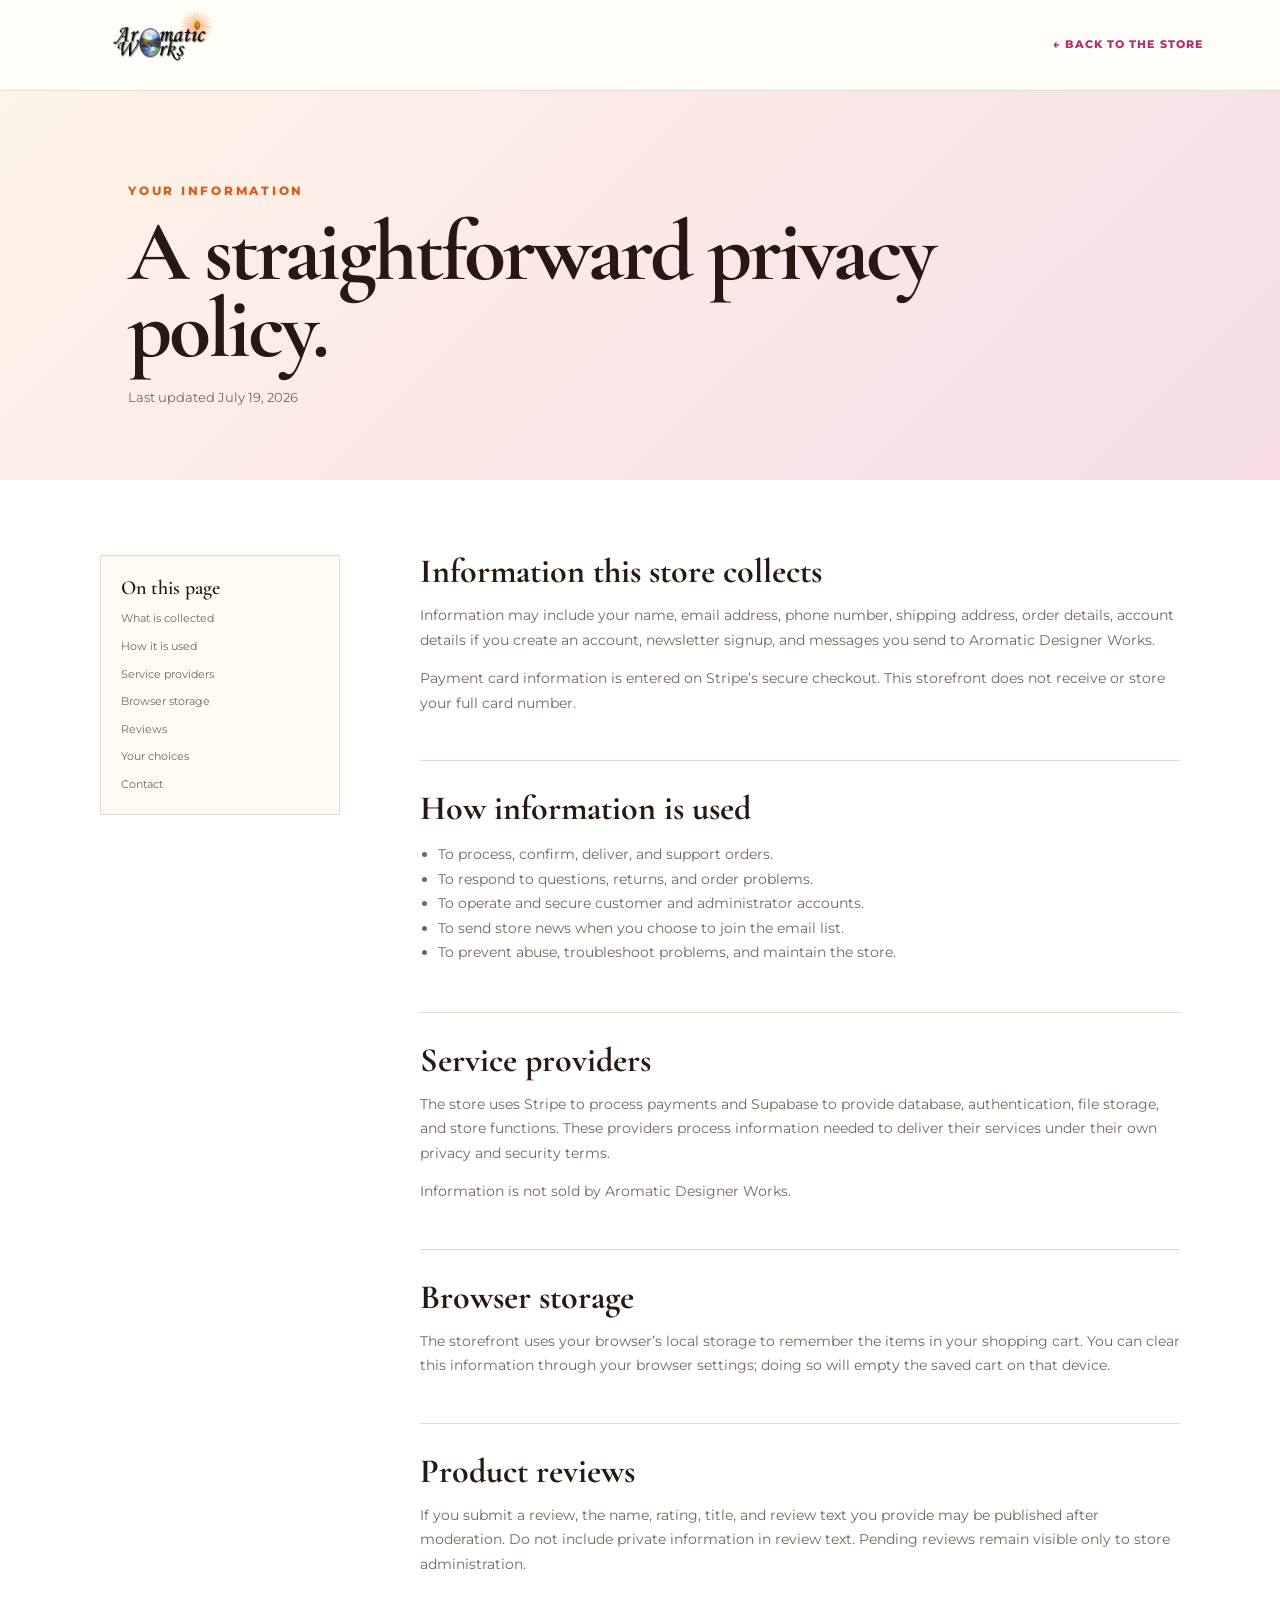
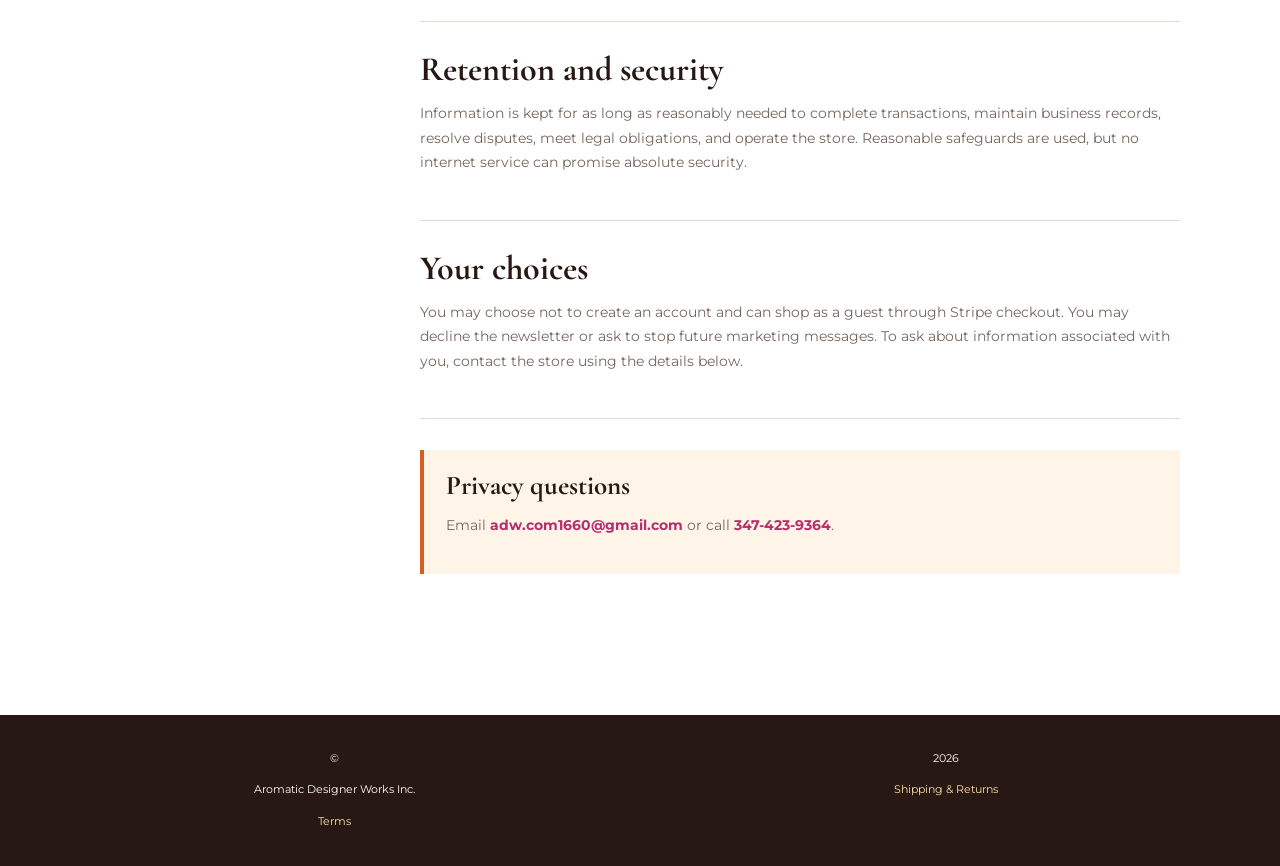
<file: privacy.html>
<!doctype html>
<html lang="en"><head><meta charset="utf-8"><meta name="viewport" content="width=device-width,initial-scale=1"><meta name="description" content="Privacy policy for the Aromatic Designer Works online store."><title>Privacy Policy | Aromatic Designer Works</title><link rel="preconnect" href="https://fonts.googleapis.com"><link rel="preconnect" href="https://fonts.gstatic.com" crossorigin><link href="https://fonts.googleapis.com/css2?family=Cormorant+Garamond:wght@500;600;700&family=Montserrat:wght@400;500;600;700&display=swap" rel="stylesheet"><link rel="stylesheet" href="styles.css?v=10"></head>
<body class="legal-body">
  <header class="legal-header"><a href="index.html"><img src="assets/logo.png" alt="Aromatic Designer Works"></a><a href="index.html#shop">← Back to the store</a></header>
  <main><section class="legal-hero"><p class="eyebrow">YOUR INFORMATION</p><h1>A straightforward privacy policy.</h1><p>Last updated July 19, 2026</p></section>
    <div class="legal-layout"><nav class="legal-nav"><strong>On this page</strong><a href="#collect">What is collected</a><a href="#use">How it is used</a><a href="#providers">Service providers</a><a href="#storage">Browser storage</a><a href="#reviews">Reviews</a><a href="#choices">Your choices</a><a href="#contact">Contact</a></nav>
      <article class="legal-content">
        <section id="collect"><h2>Information this store collects</h2><p>Information may include your name, email address, phone number, shipping address, order details, account details if you create an account, newsletter signup, and messages you send to Aromatic Designer Works.</p><p>Payment card information is entered on Stripe’s secure checkout. This storefront does not receive or store your full card number.</p></section>
        <section id="use"><h2>How information is used</h2><ul><li>To process, confirm, deliver, and support orders.</li><li>To respond to questions, returns, and order problems.</li><li>To operate and secure customer and administrator accounts.</li><li>To send store news when you choose to join the email list.</li><li>To prevent abuse, troubleshoot problems, and maintain the store.</li></ul></section>
        <section id="providers"><h2>Service providers</h2><p>The store uses Stripe to process payments and Supabase to provide database, authentication, file storage, and store functions. These providers process information needed to deliver their services under their own privacy and security terms.</p><p>Information is not sold by Aromatic Designer Works.</p></section>
        <section id="storage"><h2>Browser storage</h2><p>The storefront uses your browser’s local storage to remember the items in your shopping cart. You can clear this information through your browser settings; doing so will empty the saved cart on that device.</p></section>
        <section id="reviews"><h2>Product reviews</h2><p>If you submit a review, the name, rating, title, and review text you provide may be published after moderation. Do not include private information in review text. Pending reviews remain visible only to store administration.</p></section>
        <section id="retention"><h2>Retention and security</h2><p>Information is kept for as long as reasonably needed to complete transactions, maintain business records, resolve disputes, meet legal obligations, and operate the store. Reasonable safeguards are used, but no internet service can promise absolute security.</p></section>
        <section id="choices"><h2>Your choices</h2><p>You may choose not to create an account and can shop as a guest through Stripe checkout. You may decline the newsletter or ask to stop future marketing messages. To ask about information associated with you, contact the store using the details below.</p></section>
        <section class="legal-callout" id="contact"><h2>Privacy questions</h2><p>Email <a href="mailto:adw.com1660@gmail.com">adw.com1660@gmail.com</a> or call <a href="tel:+13474239364">347-423-9364</a>.</p></section>
      </article>
    </div>
  </main><footer class="legal-footer">© <span id="year"></span> Aromatic Designer Works Inc. <a href="shipping-returns.html">Shipping & Returns</a><a href="terms.html">Terms</a></footer><script>document.querySelector("#year").textContent=new Date().getFullYear()</script>
</body></html>
</file>
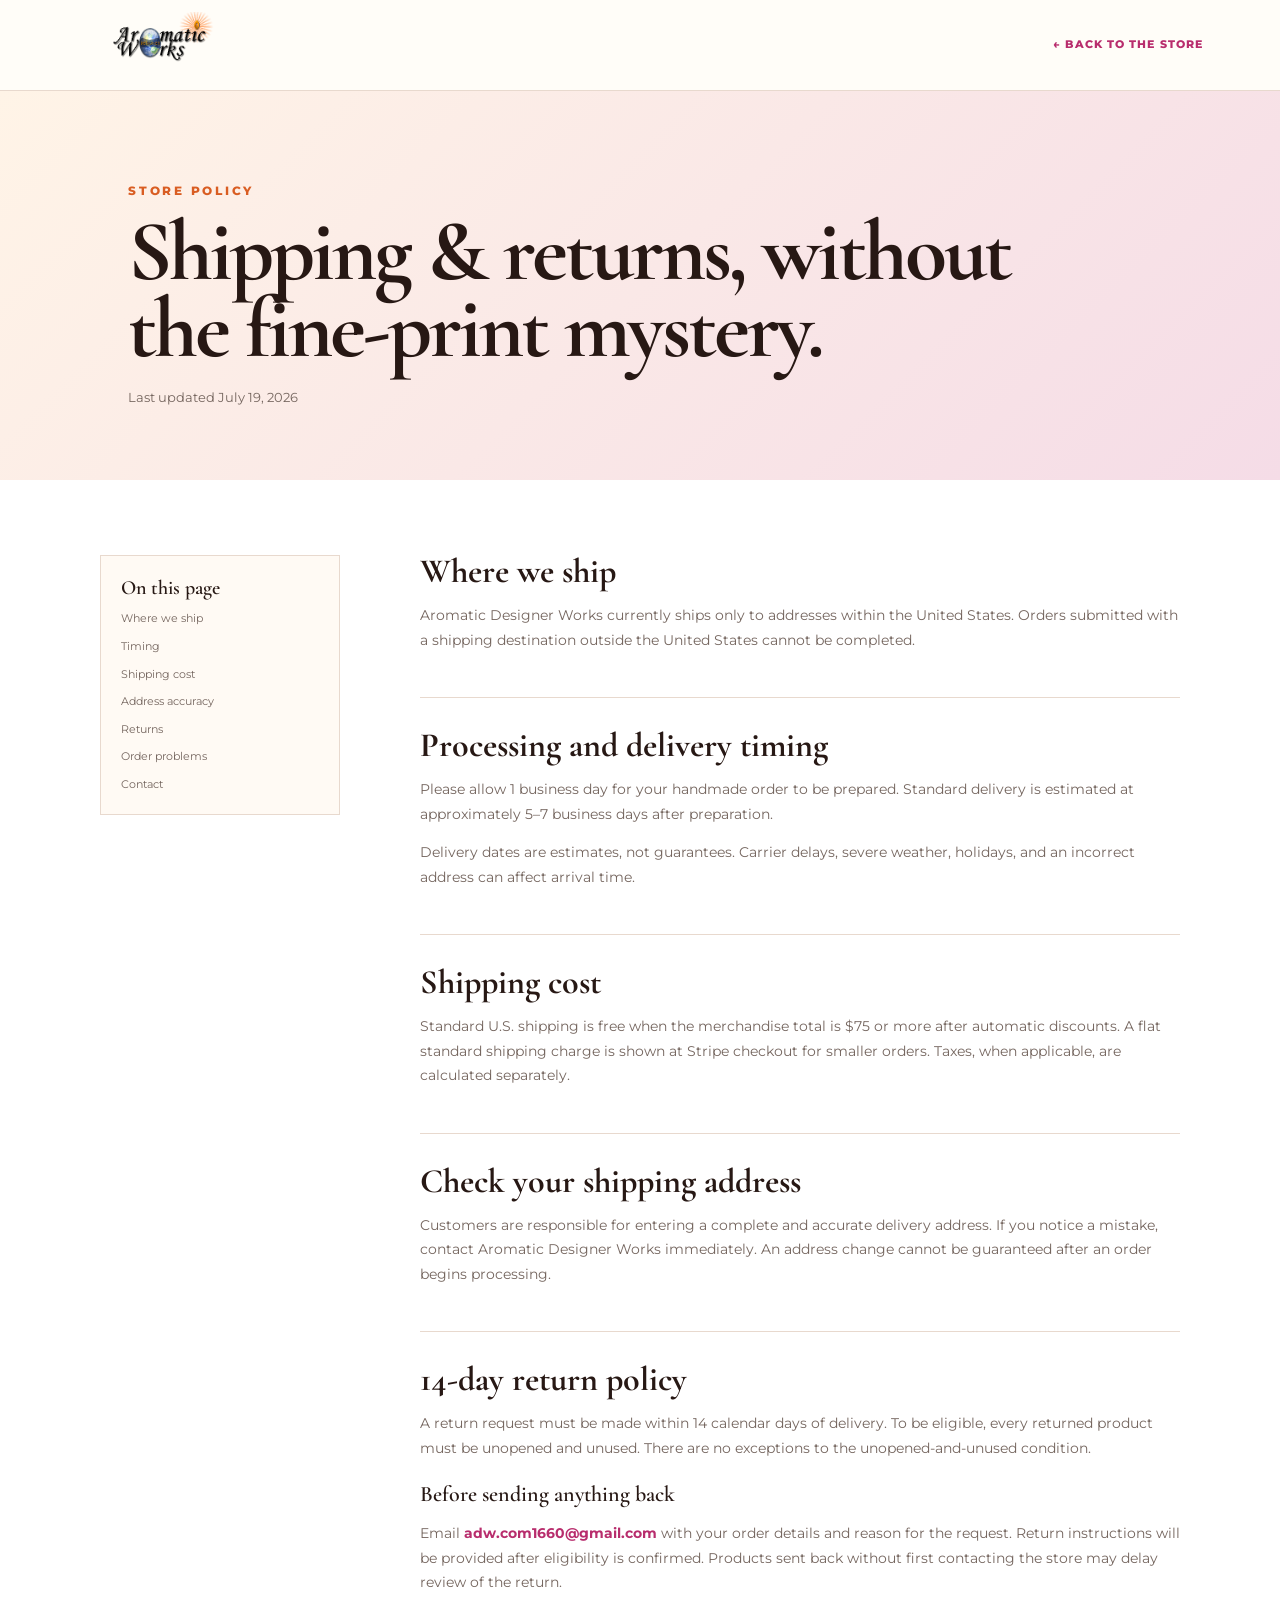
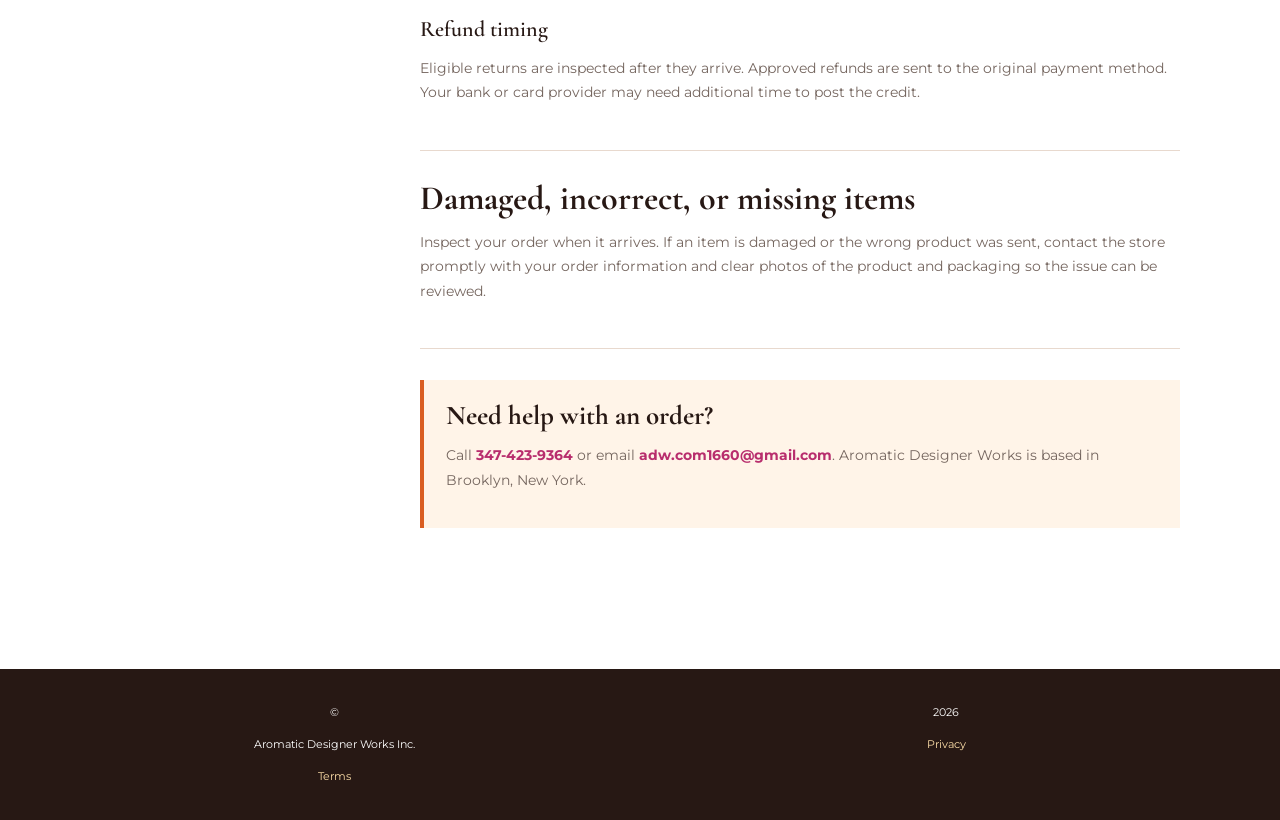
<file: shipping-returns.html>
<!doctype html>
<html lang="en"><head><meta charset="utf-8"><meta name="viewport" content="width=device-width,initial-scale=1"><meta name="description" content="Shipping and return policy for Aromatic Designer Works handmade candles, soaps, and accessories."><title>Shipping & Returns | Aromatic Designer Works</title><link rel="preconnect" href="https://fonts.googleapis.com"><link rel="preconnect" href="https://fonts.gstatic.com" crossorigin><link href="https://fonts.googleapis.com/css2?family=Cormorant+Garamond:wght@500;600;700&family=Montserrat:wght@400;500;600;700&display=swap" rel="stylesheet"><link rel="stylesheet" href="styles.css?v=10"></head>
<body class="legal-body">
  <header class="legal-header"><a href="index.html"><img src="assets/logo.png" alt="Aromatic Designer Works"></a><a href="index.html#shop">← Back to the store</a></header>
  <main><section class="legal-hero"><p class="eyebrow">STORE POLICY</p><h1>Shipping & returns, without the fine-print mystery.</h1><p>Last updated July 19, 2026</p></section>
    <div class="legal-layout"><nav class="legal-nav"><strong>On this page</strong><a href="#where">Where we ship</a><a href="#timing">Timing</a><a href="#cost">Shipping cost</a><a href="#address">Address accuracy</a><a href="#returns">Returns</a><a href="#problems">Order problems</a><a href="#contact">Contact</a></nav>
      <article class="legal-content">
        <section id="where"><h2>Where we ship</h2><p>Aromatic Designer Works currently ships only to addresses within the United States. Orders submitted with a shipping destination outside the United States cannot be completed.</p></section>
        <section id="timing"><h2>Processing and delivery timing</h2><p>Please allow 1 business day for your handmade order to be prepared. Standard delivery is estimated at approximately 5–7 business days after preparation.</p><p>Delivery dates are estimates, not guarantees. Carrier delays, severe weather, holidays, and an incorrect address can affect arrival time.</p></section>
        <section id="cost"><h2>Shipping cost</h2><p>Standard U.S. shipping is free when the merchandise total is $75 or more after automatic discounts. A flat standard shipping charge is shown at Stripe checkout for smaller orders. Taxes, when applicable, are calculated separately.</p></section>
        <section id="address"><h2>Check your shipping address</h2><p>Customers are responsible for entering a complete and accurate delivery address. If you notice a mistake, contact Aromatic Designer Works immediately. An address change cannot be guaranteed after an order begins processing.</p></section>
        <section id="returns"><h2>14-day return policy</h2><p>A return request must be made within 14 calendar days of delivery. To be eligible, every returned product must be unopened and unused. There are no exceptions to the unopened-and-unused condition.</p><h3>Before sending anything back</h3><p>Email <a href="mailto:adw.com1660@gmail.com">adw.com1660@gmail.com</a> with your order details and reason for the request. Return instructions will be provided after eligibility is confirmed. Products sent back without first contacting the store may delay review of the return.</p><h3>Refund timing</h3><p>Eligible returns are inspected after they arrive. Approved refunds are sent to the original payment method. Your bank or card provider may need additional time to post the credit.</p></section>
        <section id="problems"><h2>Damaged, incorrect, or missing items</h2><p>Inspect your order when it arrives. If an item is damaged or the wrong product was sent, contact the store promptly with your order information and clear photos of the product and packaging so the issue can be reviewed.</p></section>
        <section class="legal-callout" id="contact"><h2>Need help with an order?</h2><p>Call <a href="tel:+13474239364">347-423-9364</a> or email <a href="mailto:adw.com1660@gmail.com">adw.com1660@gmail.com</a>. Aromatic Designer Works is based in Brooklyn, New York.</p></section>
      </article>
    </div>
  </main><footer class="legal-footer">© <span id="year"></span> Aromatic Designer Works Inc. <a href="privacy.html">Privacy</a><a href="terms.html">Terms</a></footer><script>document.querySelector("#year").textContent=new Date().getFullYear()</script>
</body></html>
</file>
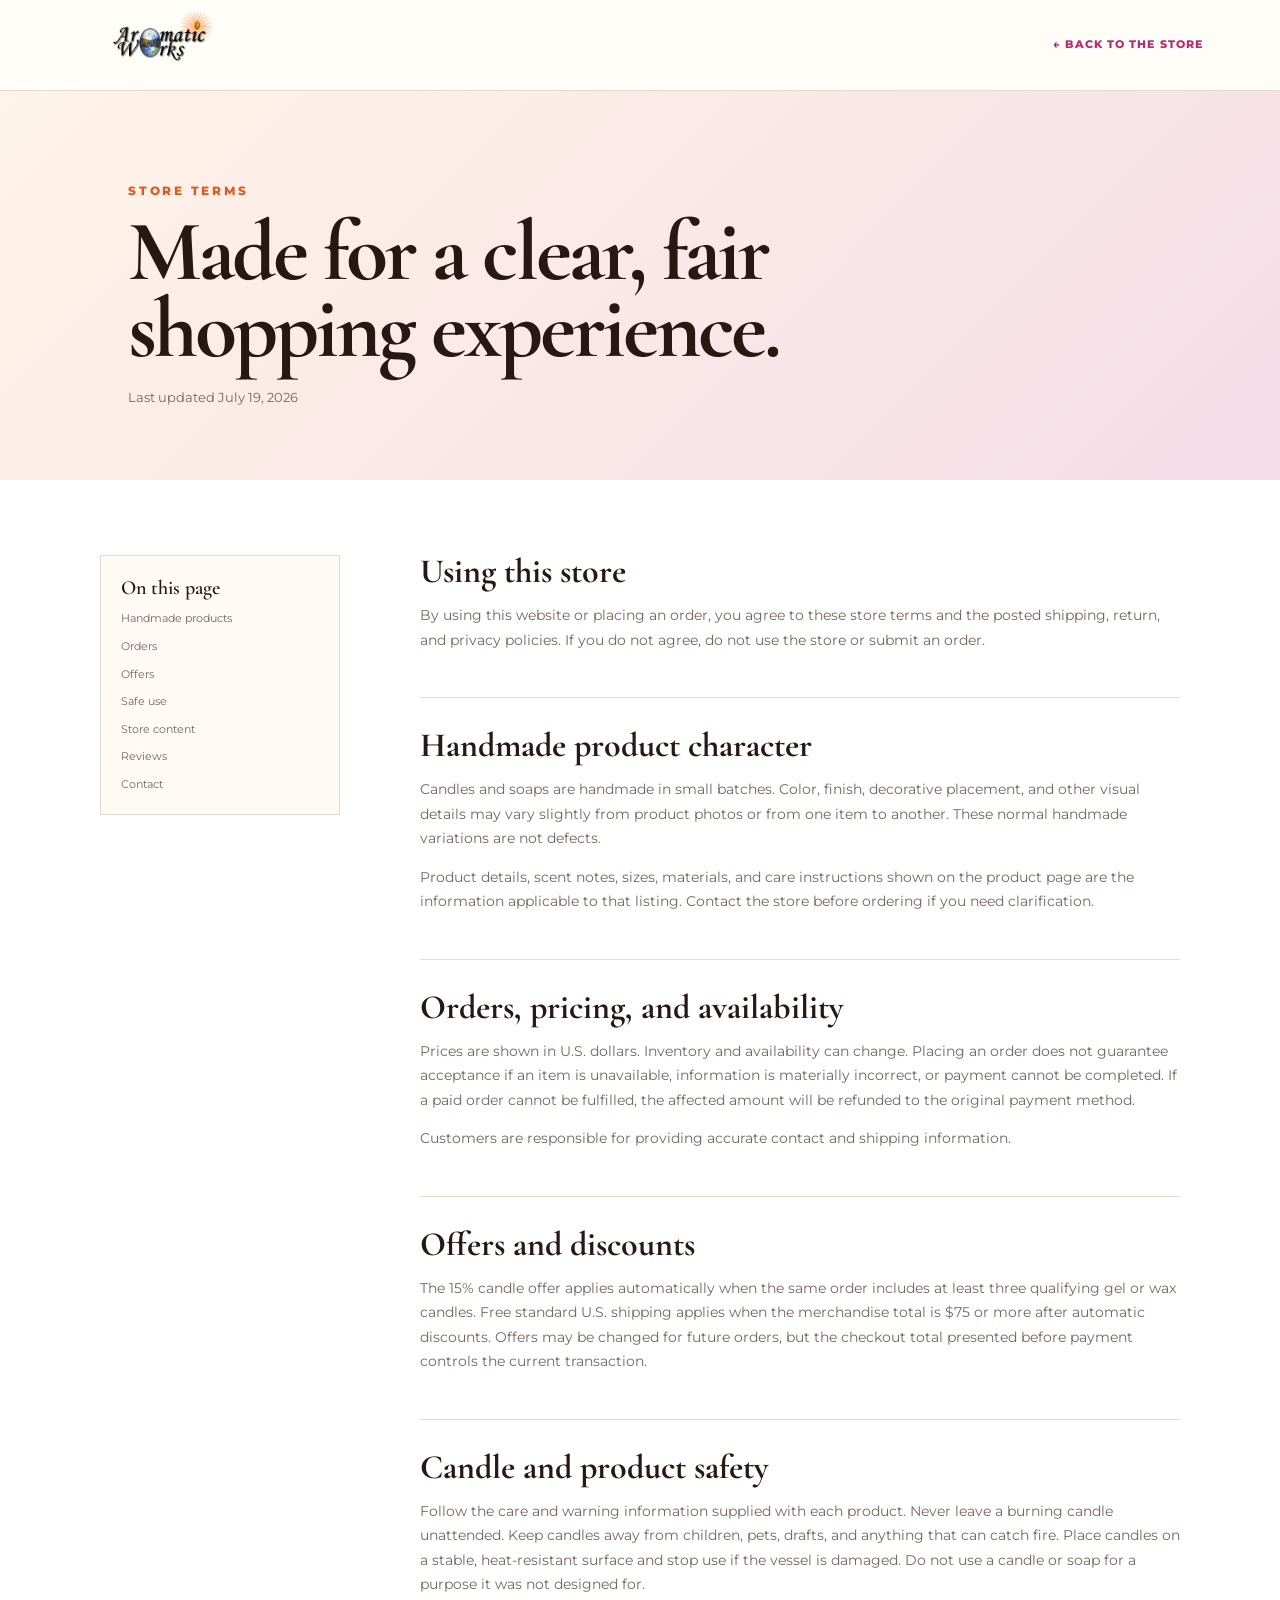
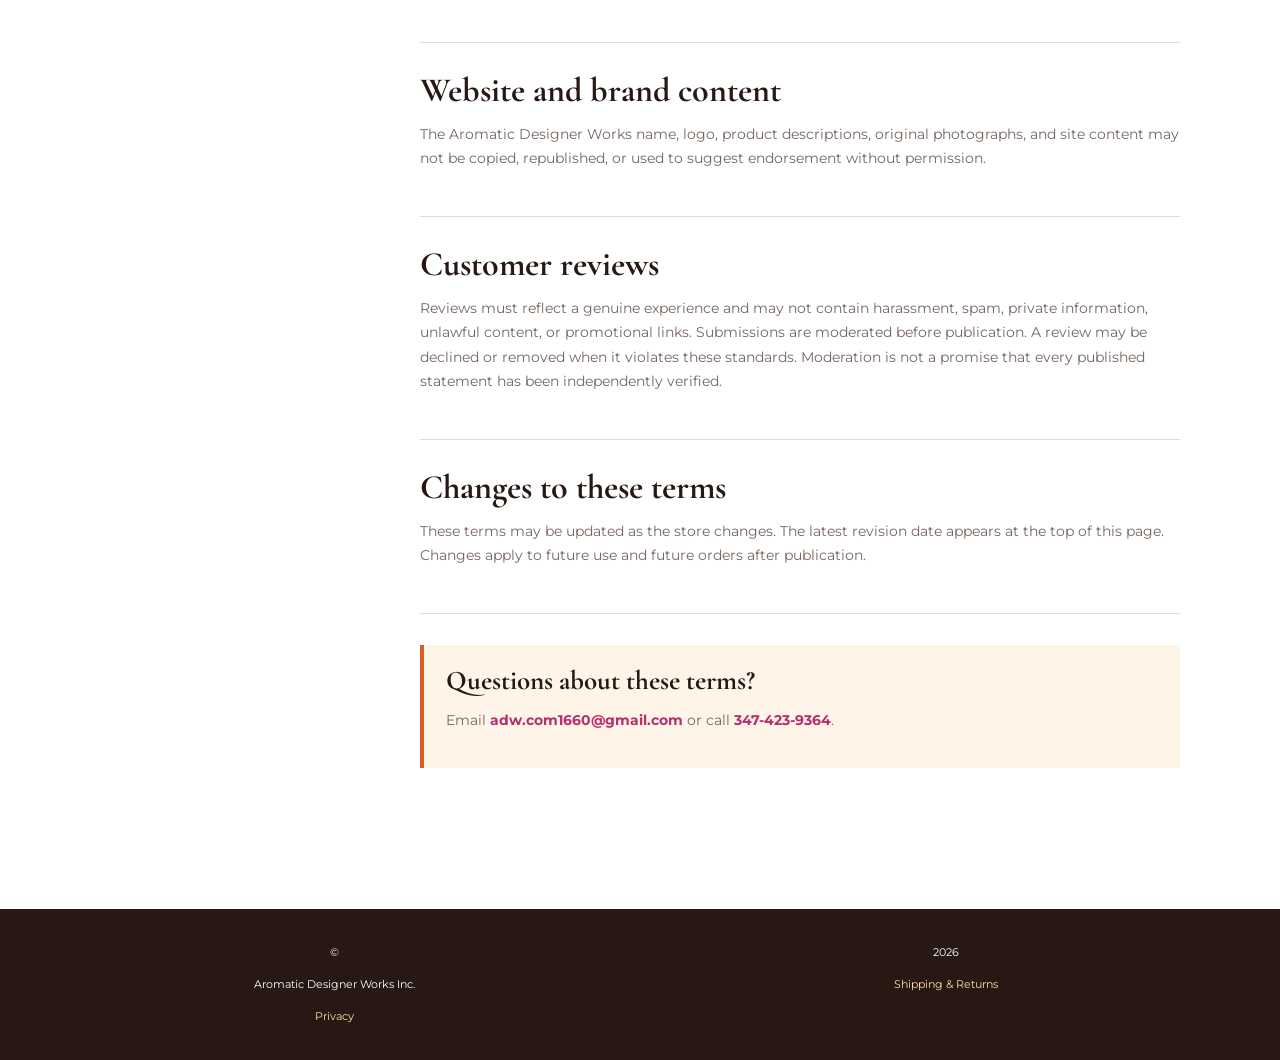
<file: terms.html>
<!doctype html>
<html lang="en"><head><meta charset="utf-8"><meta name="viewport" content="width=device-width,initial-scale=1"><meta name="description" content="Store terms for Aromatic Designer Works handmade candles, soaps, and accessories."><title>Store Terms | Aromatic Designer Works</title><link rel="preconnect" href="https://fonts.googleapis.com"><link rel="preconnect" href="https://fonts.gstatic.com" crossorigin><link href="https://fonts.googleapis.com/css2?family=Cormorant+Garamond:wght@500;600;700&family=Montserrat:wght@400;500;600;700&display=swap" rel="stylesheet"><link rel="stylesheet" href="styles.css?v=10"></head>
<body class="legal-body">
  <header class="legal-header"><a href="index.html"><img src="assets/logo.png" alt="Aromatic Designer Works"></a><a href="index.html#shop">← Back to the store</a></header>
  <main><section class="legal-hero"><p class="eyebrow">STORE TERMS</p><h1>Made for a clear, fair shopping experience.</h1><p>Last updated July 19, 2026</p></section>
    <div class="legal-layout"><nav class="legal-nav"><strong>On this page</strong><a href="#products">Handmade products</a><a href="#orders">Orders</a><a href="#offers">Offers</a><a href="#safety">Safe use</a><a href="#content">Store content</a><a href="#reviews">Reviews</a><a href="#contact">Contact</a></nav>
      <article class="legal-content">
        <section id="agreement"><h2>Using this store</h2><p>By using this website or placing an order, you agree to these store terms and the posted shipping, return, and privacy policies. If you do not agree, do not use the store or submit an order.</p></section>
        <section id="products"><h2>Handmade product character</h2><p>Candles and soaps are handmade in small batches. Color, finish, decorative placement, and other visual details may vary slightly from product photos or from one item to another. These normal handmade variations are not defects.</p><p>Product details, scent notes, sizes, materials, and care instructions shown on the product page are the information applicable to that listing. Contact the store before ordering if you need clarification.</p></section>
        <section id="orders"><h2>Orders, pricing, and availability</h2><p>Prices are shown in U.S. dollars. Inventory and availability can change. Placing an order does not guarantee acceptance if an item is unavailable, information is materially incorrect, or payment cannot be completed. If a paid order cannot be fulfilled, the affected amount will be refunded to the original payment method.</p><p>Customers are responsible for providing accurate contact and shipping information.</p></section>
        <section id="offers"><h2>Offers and discounts</h2><p>The 15% candle offer applies automatically when the same order includes at least three qualifying gel or wax candles. Free standard U.S. shipping applies when the merchandise total is $75 or more after automatic discounts. Offers may be changed for future orders, but the checkout total presented before payment controls the current transaction.</p></section>
        <section id="safety"><h2>Candle and product safety</h2><p>Follow the care and warning information supplied with each product. Never leave a burning candle unattended. Keep candles away from children, pets, drafts, and anything that can catch fire. Place candles on a stable, heat-resistant surface and stop use if the vessel is damaged. Do not use a candle or soap for a purpose it was not designed for.</p></section>
        <section id="content"><h2>Website and brand content</h2><p>The Aromatic Designer Works name, logo, product descriptions, original photographs, and site content may not be copied, republished, or used to suggest endorsement without permission.</p></section>
        <section id="reviews"><h2>Customer reviews</h2><p>Reviews must reflect a genuine experience and may not contain harassment, spam, private information, unlawful content, or promotional links. Submissions are moderated before publication. A review may be declined or removed when it violates these standards. Moderation is not a promise that every published statement has been independently verified.</p></section>
        <section id="changes"><h2>Changes to these terms</h2><p>These terms may be updated as the store changes. The latest revision date appears at the top of this page. Changes apply to future use and future orders after publication.</p></section>
        <section class="legal-callout" id="contact"><h2>Questions about these terms?</h2><p>Email <a href="mailto:adw.com1660@gmail.com">adw.com1660@gmail.com</a> or call <a href="tel:+13474239364">347-423-9364</a>.</p></section>
      </article>
    </div>
  </main><footer class="legal-footer">© <span id="year"></span> Aromatic Designer Works Inc. <a href="shipping-returns.html">Shipping & Returns</a><a href="privacy.html">Privacy</a></footer><script>document.querySelector("#year").textContent=new Date().getFullYear()</script>
</body></html>
</file>
<file: styles.css>
:root{
  --ink:#271814;--ink-soft:#4f3a33;--plum:#7b285b;--berry:#b82d6d;--copper:#d95d22;
  --gold:#d8a24a;--paper:#fffdf8;--cream:#f8efe5;--blush:#f7e5e6;--line:#e8d9ce;
  --muted:#75665f;--serif:"Cormorant Garamond",Georgia,serif;--sans:"Montserrat",Arial,sans-serif;
  --shadow:0 24px 70px rgba(73,35,21,.14)
}
*{box-sizing:border-box}html{scroll-behavior:smooth}body{margin:0;background:var(--paper);color:var(--ink);font:15px/1.6 var(--sans)}body.locked{overflow:hidden}button,input{font:inherit}button,a{transition:.22s ease}button{color:inherit}a{color:inherit;text-decoration:none}img{max-width:100%}
.announcement{background:linear-gradient(90deg,#24120f,#7b285b,#24120f);color:#fff;text-align:center;padding:9px 16px;font-size:10px;letter-spacing:.15em;text-transform:uppercase}.announcement strong{color:#ffd99a}.announcement span{padding:0 12px;color:#e7b05b}
.site-header{height:88px;padding:9px clamp(18px,5vw,76px);display:grid;grid-template-columns:1fr auto 1fr;align-items:center;background:rgba(255,253,248,.94);position:sticky;top:0;z-index:20;border-bottom:1px solid rgba(90,52,35,.1);backdrop-filter:blur(16px);box-shadow:0 8px 30px rgba(68,31,15,.05)}.brand{display:inline-flex;width:max-content}.brand img{width:188px;height:66px;object-fit:contain;object-position:left center}.main-nav{display:flex;gap:27px;font-size:10px;font-weight:700;text-transform:uppercase;letter-spacing:.12em}.main-nav a{position:relative}.main-nav a:after{content:"";position:absolute;left:0;right:100%;bottom:-7px;height:2px;background:linear-gradient(90deg,var(--copper),var(--berry));transition:.25s}.main-nav a:hover:after{right:0}.cart-button{justify-self:end;display:inline-flex;align-items:center;gap:7px;padding:7px 8px 7px 12px;border:1px solid rgba(123,40,91,.16);border-radius:999px;background:#fffaf7;font-size:10px;font-weight:700;text-transform:uppercase;letter-spacing:.1em;cursor:pointer;box-shadow:0 7px 22px rgba(83,37,37,.06)}.cart-button:hover{transform:translateY(-1px);border-color:rgba(184,45,109,.35);background:#fff;box-shadow:0 10px 28px rgba(83,37,37,.1)}.cart-icon{width:22px;height:22px;color:var(--berry);stroke-width:1.7;transition:transform .22s ease}.cart-button:hover .cart-icon{transform:rotate(-3deg) scale(1.05)}.cart-count{display:inline-grid;place-items:center;background:linear-gradient(135deg,var(--copper),var(--berry));color:#fff;border-radius:50%;width:24px;height:24px;font-size:9px;letter-spacing:0;box-shadow:0 4px 12px rgba(184,45,109,.2)}.nav-toggle{display:none}
section{scroll-margin-top:92px}.hero{min-height:720px;padding:clamp(70px,9vw,130px) clamp(24px,8vw,125px);display:grid;grid-template-columns:minmax(0,1fr) .75fr;align-items:center;position:relative;overflow:hidden;background-image:linear-gradient(90deg,rgba(255,252,245,.98) 0%,rgba(255,249,239,.9) 37%,rgba(255,247,236,.28) 61%,rgba(255,255,255,.02) 100%),url("assets/hero-bright.webp");background-size:cover;background-position:center}.hero:after{content:"";position:absolute;inset:auto 0 0;height:110px;background:linear-gradient(transparent,var(--paper))}.hero-copy{max-width:760px;position:relative;z-index:2}.eyebrow{font-size:10px;font-weight:800;letter-spacing:.23em;color:var(--copper);margin:0 0 14px}.deal-pill{display:inline-flex;padding:8px 15px;border-radius:999px;background:#fff6ed;border:1px solid #edc7ae;color:#7c2c21;font-size:10px;font-weight:800;letter-spacing:.12em;box-shadow:0 10px 28px rgba(126,63,31,.09);margin-bottom:24px}.hero h1{font:700 clamp(55px,6.7vw,98px)/.88 var(--serif);letter-spacing:-.045em;margin:0 0 29px;max-width:790px}.hero h1 em{display:block;color:var(--berry);font-weight:600}.hero-copy>p:not(.eyebrow){font-size:16px;max-width:590px;color:var(--ink-soft)}.hero-actions{display:flex;align-items:center;gap:28px;margin-top:36px}.button{border:0;padding:16px 25px;display:inline-flex;align-items:center;justify-content:center;font-size:10px;font-weight:800;text-transform:uppercase;letter-spacing:.12em;cursor:pointer;border-radius:3px}.button.primary{background:linear-gradient(100deg,var(--copper),var(--berry));color:#fff;box-shadow:0 14px 34px rgba(184,45,109,.2)}.button.primary:hover{transform:translateY(-3px);box-shadow:0 18px 40px rgba(184,45,109,.28)}.text-link{font-size:10px;font-weight:800;text-transform:uppercase;letter-spacing:.1em;border-bottom:1px solid currentColor;padding-bottom:4px}.hero-art{display:none}
.benefits{padding:27px clamp(24px,7vw,100px);display:grid;grid-template-columns:repeat(3,1fr);gap:25px;background:#fff;border-bottom:1px solid var(--line)}.benefits div{display:flex;flex-direction:column;align-items:center;text-align:center}.benefits strong{font:600 20px var(--serif)}.benefits span{font-size:10px;color:var(--muted)}
.shop-section{padding:110px clamp(22px,7vw,105px);background:radial-gradient(circle at 100% 12%,rgba(213,82,133,.1),transparent 29%),radial-gradient(circle at 0 64%,rgba(222,112,44,.09),transparent 25%),var(--paper)}.section-heading{display:flex;justify-content:space-between;gap:45px;align-items:end}.section-heading h2,.story h2,.care h2,.newsletter h2{font:700 clamp(42px,5.4vw,68px)/.95 var(--serif);letter-spacing:-.025em;margin:0}.section-heading>p{max-width:460px;color:var(--muted);font-size:13px}
.category-showcase{display:grid;grid-template-columns:1.2fr 1fr;grid-template-rows:repeat(2,250px);gap:18px;margin:52px 0 45px}.category-tile{position:relative;border:0;padding:0;overflow:hidden;text-align:left;cursor:pointer;background:#2a1b17;color:#fff;border-radius:3px;box-shadow:var(--shadow)}.category-tile.tall{grid-row:1/3}.category-tile img{width:100%;height:100%;object-fit:cover;display:block;transition:transform .65s,filter .4s;filter:saturate(.9) contrast(1.04)}.category-tile:after{content:"";position:absolute;inset:20% 0 0;background:linear-gradient(transparent,rgba(29,12,13,.9))}.category-tile:hover img{transform:scale(1.055);filter:saturate(1.08)}.category-tile span{position:absolute;z-index:2;left:27px;right:27px;bottom:23px;display:grid}.category-tile small{color:#ffd69d;font-size:9px;font-weight:800;letter-spacing:.18em}.category-tile strong{font:700 clamp(37px,4vw,57px)/.95 var(--serif);text-shadow:0 5px 25px #000}.category-tile i{font-style:normal;font-size:9px;font-weight:800;letter-spacing:.14em;text-transform:uppercase;margin-top:11px}
.filters{display:flex;gap:8px;margin:0 0 32px;padding-bottom:20px;border-bottom:1px solid var(--line);flex-wrap:wrap}.filter{background:#fff;border:1px solid var(--line);padding:10px 19px;cursor:pointer;font-size:9px;font-weight:700;text-transform:uppercase;letter-spacing:.12em;border-radius:999px}.filter.active,.filter:hover{background:var(--ink);color:#fff;border-color:var(--ink)}
.product-grid{display:grid;grid-template-columns:repeat(3,1fr);gap:35px 24px}.product-card{min-width:0;background:#fff;border:1px solid rgba(104,62,43,.12);box-shadow:0 14px 40px rgba(79,38,20,.08);transition:.28s;border-radius:4px;overflow:hidden}.product-card:hover{transform:translateY(-7px);box-shadow:0 24px 55px rgba(79,38,20,.15)}.product-image{aspect-ratio:.9;position:relative;overflow:hidden;background:var(--product-bg,#efe4d4);cursor:pointer}.product-photo{position:absolute;inset:0;width:100%;height:100%;object-fit:cover;transition:transform .55s,filter .35s}.product-card:hover .product-photo{transform:scale(1.045)}.fallback-photo .product-photo{opacity:.68;filter:saturate(.82)}.fallback-photo:after{content:"";position:absolute;inset:0;background:linear-gradient(180deg,transparent 47%,rgba(38,17,14,.22))}.product-visual{position:absolute;z-index:2;left:50%;top:50%;transform:translate(-50%,-50%);display:grid;place-items:center;width:112px;height:112px;border-radius:50%;background:rgba(255,252,246,.78);border:1px solid rgba(255,255,255,.9);font-size:54px;box-shadow:0 16px 42px rgba(67,31,20,.22);backdrop-filter:blur(8px);transition:.35s}.product-card:hover .product-visual{transform:translate(-50%,-50%) scale(1.07)}.product-badge{position:absolute;z-index:3;top:14px;left:14px;background:#fff;color:var(--berry);padding:6px 10px;font-size:8px;text-transform:uppercase;font-weight:800;letter-spacing:.12em;box-shadow:0 7px 22px rgba(61,26,15,.15)}.quick-add{position:absolute;z-index:4;left:14px;right:14px;bottom:14px;border:0;background:rgba(255,253,248,.95);color:var(--ink);padding:13px;text-transform:uppercase;letter-spacing:.11em;font-size:9px;font-weight:800;cursor:pointer;transform:translateY(70px);opacity:0;transition:.28s;box-shadow:0 8px 25px rgba(35,16,11,.16)}.product-card:hover .quick-add,.quick-add:focus{transform:none;opacity:1}.product-info{padding:20px}.product-meta{font-size:8px;text-transform:uppercase;letter-spacing:.17em;color:var(--copper);font-weight:800}.product-title-row{display:flex;justify-content:space-between;gap:14px;align-items:start}.product-title{font:600 25px/1.05 var(--serif);margin:5px 0}.product-price{font-size:12px;font-weight:700;margin-top:7px;color:var(--berry);white-space:nowrap}.product-desc{font-size:11px;color:var(--muted);line-height:1.55;margin:6px 0 0;display:-webkit-box;-webkit-line-clamp:2;-webkit-box-orient:vertical;overflow:hidden}.shop-note{text-align:center;color:#8b7a72;font-size:10px;margin-top:28px}.loading{text-align:center;padding:45px;color:var(--muted)}
.deals{padding:105px clamp(22px,7vw,105px);background:linear-gradient(135deg,#281713,#5b1d43 58%,#7c294d);color:#fff;position:relative;overflow:hidden}.deals:before{content:"✺";position:absolute;right:-45px;top:-140px;font-size:390px;line-height:1;color:rgba(255,255,255,.035)}.deal-intro{text-align:center;position:relative}.deal-intro>p:last-child{color:#dfcdd3}.deal-cards{display:grid;grid-template-columns:repeat(3,1fr);gap:20px;margin-top:48px;position:relative}.deal-card{background:rgba(255,255,255,.08);border:1px solid rgba(255,255,255,.14);padding:34px;backdrop-filter:blur(10px)}.deal-card.hot{background:#fff;color:var(--ink)}.deal-card span{display:inline-block;color:#ffd28d;font-size:8px;font-weight:800;letter-spacing:.16em}.deal-card.hot span{color:var(--berry)}.deal-card b{display:block;font:700 51px/1 var(--serif);color:#ffb568;margin:23px 0 8px}.deal-card.hot b{color:var(--berry)}.deal-card h3{font:600 26px var(--serif);margin:0}.deal-card p{font-size:11px;color:#d7c2c9;min-height:54px}.deal-card.hot p{color:var(--muted)}.deal-card a{font-size:9px;font-weight:800;text-transform:uppercase;letter-spacing:.12em;border-bottom:1px solid currentColor}
.story{display:grid;grid-template-columns:1fr 1fr;min-height:680px;background:linear-gradient(120deg,#f7dfd6,#f2e4ef);color:var(--ink)}.story-art{background:radial-gradient(circle at 50% 45%,#f49a52 0 15%,#e8a6c7 42%,#f7e5df 76%);display:grid;place-items:center;position:relative;overflow:hidden}.story-art:before,.story-art:after{content:"";position:absolute;border:1px solid rgba(255,255,255,.55);border-radius:50%;width:540px;height:540px}.story-art:after{width:390px;height:390px}.orb{width:225px;height:225px;border-radius:50%;display:grid;place-items:center;background:radial-gradient(circle at 35% 30%,#e6fbff,#3c80a2 22%,#153b5c 56%,#07111d);font:700 53px var(--serif);letter-spacing:.12em;color:#fff;z-index:1;box-shadow:0 30px 70px rgba(34,15,21,.3)}.story-art span{position:absolute;bottom:43px;font:italic 23px var(--serif)}.story-copy{padding:clamp(60px,9vw,130px);align-self:center}.story-copy p:not(.eyebrow){color:#66534d;max-width:560px;font-size:13px}.story-copy .text-link{display:inline-block;margin-top:20px}
.care{padding:105px clamp(22px,7vw,105px);text-align:center;background:#fffaf3}.care-grid{display:grid;grid-template-columns:repeat(3,1fr);gap:18px;margin-top:52px;text-align:left}.care article{padding:40px;background:#fff;border:1px solid var(--line);box-shadow:0 12px 34px rgba(73,35,21,.06)}.care b{font:700 42px var(--serif);color:var(--berry)}.care h3{font:600 26px var(--serif);margin:12px 0 5px}.care p{font-size:11px;color:var(--muted)}
.policies{padding:100px clamp(22px,7vw,105px);display:grid;grid-template-columns:.72fr 1.28fr;gap:65px;background:linear-gradient(145deg,#fff,#f9ece6 55%,#f2e8f2)}.policies h2{font:700 clamp(42px,5.2vw,66px)/.95 var(--serif);margin:0}.policy-grid{display:grid;grid-template-columns:1fr 1fr;gap:16px}.policy-grid article{display:flex;gap:15px;padding:25px;background:#fff;border-left:3px solid var(--berry);box-shadow:0 10px 28px rgba(80,39,22,.07)}.policy-grid article>span{font-size:25px}.policy-grid h3{font:600 21px var(--serif);margin:0}.policy-grid p{font-size:10px;color:var(--muted);margin:5px 0}.policy-grid a{font-weight:700}
.newsletter{padding:85px clamp(24px,8vw,125px);background:linear-gradient(100deg,#b73a4d,#9e2a69 58%,#65265f);color:#fff;display:grid;grid-template-columns:1fr 1fr;gap:60px;align-items:center}.newsletter .eyebrow{color:#ffd8a2}.newsletter h2{max-width:670px}.newsletter-form{display:flex}.newsletter input{min-width:0;flex:1;background:rgba(255,255,255,.08);color:#fff;border:1px solid rgba(255,255,255,.4);padding:14px 15px;outline:0}.newsletter input::placeholder{color:#f1dfe6}.button.light{background:#fff;color:var(--ink);margin-left:9px}.form-message{grid-column:2;margin:-45px 0 0;font-size:10px}
footer{padding:55px clamp(24px,7vw,105px);display:grid;grid-template-columns:1fr 1fr;gap:14px;align-items:center;background:#241713;color:#fff}footer img{width:200px;background:#fff;padding:5px 10px;border-radius:3px}footer>p{color:#c4afa8;justify-self:end}footer>div{display:flex;gap:22px;font-size:9px;text-transform:uppercase;font-weight:700;letter-spacing:.08em;flex-wrap:wrap}footer small{justify-self:end;color:#a78f87}
.cart-drawer{position:fixed;top:0;right:0;width:min(490px,100%);height:100vh;background:#fff;z-index:50;padding:29px;transform:translateX(105%);transition:.32s;display:flex;flex-direction:column;box-shadow:-30px 0 70px rgba(40,18,12,.18)}.cart-drawer.open{transform:none}.cart-head{display:flex;justify-content:space-between;border-bottom:1px solid var(--line);padding-bottom:18px}.cart-head h2{font:600 38px var(--serif);margin:0}.icon-button{border:0;background:none;font-size:34px;cursor:pointer;line-height:1}.cart-items{overflow:auto;flex:1}.cart-item{display:grid;grid-template-columns:86px 1fr auto;gap:14px;padding:18px 0;border-bottom:1px solid var(--line)}.cart-thumb{width:86px;height:86px;object-fit:cover;border-radius:3px;background:#eee}.cart-item h3{font:600 19px var(--serif);margin:0}.cart-item p{font-size:10px;color:var(--muted);margin:3px 0}.qty{display:inline-flex;border:1px solid var(--line);margin-top:8px}.qty button{border:0;background:none;width:28px;cursor:pointer}.qty span{width:27px;text-align:center}.remove{border:0;background:none;color:var(--muted);font-size:9px;cursor:pointer}.cart-summary{border-top:1px solid var(--line);padding-top:20px}.cart-summary>div{display:flex;justify-content:space-between;font:600 23px var(--serif)}.cart-summary p,.cart-summary small{font-size:9px;color:var(--muted)}.cart-summary .button{width:100%;margin:11px 0}.cart-summary small{display:block;text-align:center}.cart-empty{display:none;flex:1;text-align:center;place-content:center}.cart-empty.visible{display:grid}.cart-empty span{font-size:60px;color:var(--berry)}.cart-empty h3{font:600 29px var(--serif);margin:0}.cart-empty p{font-size:11px;color:var(--muted)}.scrim{position:fixed;inset:0;background:rgba(32,17,14,.6);z-index:40;backdrop-filter:blur(2px)}
.product-dialog{border:0;padding:0;width:min(920px,94vw);max-height:90vh;border-radius:5px;box-shadow:0 35px 100px rgba(30,13,10,.35)}.product-dialog::backdrop{background:rgba(28,14,12,.7);backdrop-filter:blur(3px)}.dialog-close{position:absolute;right:18px;top:15px;z-index:3}.dialog-content{display:grid;grid-template-columns:1.08fr .92fr}.dialog-image{min-height:550px;position:relative;overflow:hidden;background:var(--product-bg,#eee)}.dialog-image img{position:absolute;inset:0;width:100%;height:100%;object-fit:cover}.dialog-image.fallback-photo img{opacity:.75}.dialog-image.fallback-photo:after{content:"";position:absolute;inset:0;background:linear-gradient(transparent,rgba(44,19,14,.2))}.dialog-image span{position:absolute;z-index:2;left:50%;top:50%;transform:translate(-50%,-50%);display:grid;place-items:center;width:145px;height:145px;border-radius:50%;font-size:75px;background:rgba(255,255,255,.78);box-shadow:0 18px 50px rgba(51,22,15,.25);backdrop-filter:blur(8px)}.dialog-copy{padding:65px 47px}.dialog-copy h2{font:700 49px/.95 var(--serif);margin:7px 0}.dialog-copy .price{font-size:17px;font-weight:700;color:var(--berry)}.dialog-copy>p{color:var(--muted);font-size:13px}.dialog-copy .button{width:100%;margin-top:26px}.product-promise{display:grid;gap:7px;margin-top:25px;padding-top:20px;border-top:1px solid var(--line);font-size:10px;color:var(--ink-soft)}.product-promise span:before{content:"✓";color:var(--copper);font-weight:800;margin-right:8px}.toast{position:fixed;left:50%;bottom:25px;z-index:80;transform:translate(-50%,100px);background:linear-gradient(100deg,var(--copper),var(--berry));color:#fff;padding:13px 22px;font-size:10px;font-weight:700;box-shadow:0 12px 35px rgba(89,25,54,.25);opacity:0;transition:.3s}.toast.show{transform:translate(-50%,0);opacity:1}.sr-only{position:absolute;width:1px;height:1px;overflow:hidden;clip:rect(0,0,0,0)}
@media(max-width:980px){.site-header{grid-template-columns:auto 1fr auto}.nav-toggle{display:block;border:0;background:none;font-size:22px;grid-column:2;justify-self:center}.main-nav{position:absolute;top:88px;left:0;right:0;background:#fff;display:none;flex-direction:column;padding:26px;border-bottom:1px solid var(--line);box-shadow:0 15px 30px rgba(52,25,15,.1)}.main-nav.open{display:flex}.hero{grid-template-columns:1fr;background-position:60% center}.product-grid{grid-template-columns:repeat(2,1fr)}.story{grid-template-columns:1fr}.story-art{min-height:560px}.deal-cards{grid-template-columns:1fr}.policies{grid-template-columns:1fr}.newsletter{grid-template-columns:1fr}.form-message{grid-column:1;margin:-45px 0 0}footer{grid-template-columns:1fr}footer>p,footer small{justify-self:start}}
@media(max-width:650px){.announcement{font-size:8px}.site-header{height:72px;padding:6px 16px}.brand img{width:135px;height:57px}.main-nav{top:72px}.hero{min-height:660px;padding:62px 21px 95px;background-position:64% center;background-image:linear-gradient(90deg,rgba(255,252,245,.98),rgba(255,248,235,.86) 70%,rgba(255,255,255,.28)),url("assets/hero-bright.webp")}.hero h1{font-size:52px}.hero h1 em{display:inline}.hero-actions{align-items:flex-start;flex-direction:column;gap:20px}.benefits{grid-template-columns:1fr;gap:14px}.shop-section{padding:75px 16px}.section-heading{display:block}.category-showcase{grid-template-columns:1fr;grid-template-rows:365px 245px 245px}.category-tile.tall{grid-row:auto}.category-tile span{left:20px;bottom:18px}.product-grid{grid-template-columns:1fr;gap:24px}.quick-add{transform:none;opacity:1}.story-art{min-height:430px}.orb{width:180px;height:180px}.story-copy{padding:65px 23px}.care-grid,.policy-grid{grid-template-columns:1fr}.newsletter{padding:65px 23px}.newsletter-form{display:block}.newsletter .button{margin:12px 0 0;width:100%}.form-message{margin:0}footer>p{justify-self:start}.dialog-content{grid-template-columns:1fr}.dialog-image{min-height:310px}.dialog-copy{padding:38px 25px}.product-dialog{overflow:auto}.cart-item{grid-template-columns:72px 1fr auto}.cart-thumb{width:72px;height:72px}}
@media(prefers-reduced-motion:reduce){*{scroll-behavior:auto!important;transition:none!important}}

/* Conversion and catalog upgrade */
button:disabled{cursor:not-allowed;opacity:.62}
.benefits{grid-template-columns:repeat(4,1fr)}
.benefit-icon{width:35px;height:35px;display:grid!important;place-items:center;border:1px solid #e3cbbb;border-radius:50%;color:var(--berry)!important;font-size:16px!important;margin-bottom:8px;background:#fff9f2}
.category-showcase{grid-template-columns:repeat(2,1fr);grid-template-rows:repeat(2,315px)}
.category-tile.tall{grid-row:auto}
.category-tile strong{font-size:clamp(39px,4vw,58px)}
.scent-notes{margin:6px 0 0;color:var(--copper);font:600 10px var(--sans);letter-spacing:.02em}
.product-rating{display:flex;align-items:center;gap:7px;margin-top:13px;padding-top:12px;border-top:1px solid #efe4dc;color:var(--muted);font-size:9px}
.stars{color:#d58b28;letter-spacing:.06em;white-space:nowrap}
.sold-out-badge{position:absolute;z-index:3;right:14px;top:14px;background:var(--ink);color:#fff;padding:6px 10px;font-size:8px;text-transform:uppercase;font-weight:800;letter-spacing:.12em}
.empty-products{grid-column:1/-1;text-align:center;background:#fff;border:1px solid var(--line);padding:55px}.empty-products h3{font:600 31px var(--serif);margin:0}.empty-products p{color:var(--muted);font-size:11px}

.trust-section{padding:105px clamp(22px,7vw,105px);background:#fff}.trust-heading{max-width:800px;margin:0 auto 48px;text-align:center}.trust-heading h2,.faq h2{font:700 clamp(43px,5.5vw,70px)/.93 var(--serif);letter-spacing:-.025em;margin:0}.trust-heading>p:last-child{max-width:650px;margin:20px auto 0;color:var(--muted);font-size:12px}.trust-grid{display:grid;grid-template-columns:repeat(4,1fr);gap:15px}.trust-grid article{padding:29px 24px;border:1px solid var(--line);background:linear-gradient(150deg,#fff,#fff8f1);box-shadow:0 12px 34px rgba(73,35,21,.055)}.trust-grid article>span{display:grid;place-items:center;width:38px;height:38px;border-radius:50%;background:linear-gradient(135deg,var(--copper),var(--berry));color:#fff;font:700 14px var(--serif)}.trust-grid h3{font:600 25px var(--serif);margin:18px 0 7px}.trust-grid p{font-size:10px;color:var(--muted);margin:0}
.policy-intro{color:var(--muted);font-size:11px;max-width:360px}.policy-grid article a{display:inline-block;margin-top:5px;color:var(--berry);font-size:9px;text-transform:uppercase;letter-spacing:.07em}

.faq{padding:105px clamp(22px,7vw,105px);display:grid;grid-template-columns:.72fr 1.28fr;gap:75px;background:#fffaf3}.faq-heading{position:sticky;top:135px;align-self:start}.faq-list{border-top:1px solid var(--line)}.faq details{border-bottom:1px solid var(--line);padding:0}.faq summary{list-style:none;cursor:pointer;padding:24px 48px 24px 0;font:600 23px/1.1 var(--serif);position:relative}.faq summary::-webkit-details-marker{display:none}.faq summary:after{content:"+";position:absolute;right:7px;top:19px;font:400 28px var(--sans);color:var(--berry)}.faq details[open] summary:after{content:"−"}.faq details p{color:var(--muted);font-size:11px;max-width:720px;padding:0 45px 23px 0;margin:0}
.newsletter>div:last-child>small{display:block;margin-top:11px;font-size:8px;color:#f3dce5}.newsletter>div:last-child>small a{text-decoration:underline}.newsletter>div:first-child>p:last-child{font-size:10px;color:#f3dce5;max-width:620px}.form-message{margin:9px 0 0;min-height:16px}

.shipping-meter{display:block!important;margin:14px 0 7px}.shipping-meter p{margin:0 0 7px;color:var(--ink-soft);font-size:9px}.shipping-meter>span{display:block;height:5px;background:#f0e3db;border-radius:99px;overflow:hidden}.shipping-meter i{display:block;height:100%;width:0;background:linear-gradient(90deg,var(--copper),var(--berry));transition:width .4s}.cart-trust{display:grid!important;grid-template-columns:repeat(3,1fr);gap:5px;margin-top:12px}.cart-trust small{display:block;padding:8px 4px;border:1px solid var(--line);font-size:6px!important;font-weight:700;text-align:center;color:var(--ink-soft)!important;letter-spacing:.05em}

.product-dialog{overflow:auto}.dialog-content{display:block}.dialog-product{display:grid;grid-template-columns:1.08fr .92fr}.dialog-rating{display:flex;align-items:center;gap:8px;color:var(--muted);font-size:9px;margin:10px 0}.product-specs{display:grid;grid-template-columns:1fr 1fr;gap:1px;background:var(--line);border:1px solid var(--line);margin:22px 0}.product-specs div{background:#fff;padding:11px}.product-specs dt{font-size:7px;text-transform:uppercase;font-weight:800;letter-spacing:.1em;color:var(--copper)}.product-specs dd{font-size:10px;margin:3px 0 0;color:var(--ink-soft)}.specific-care{padding:14px 16px;background:#fff8ed;border-left:3px solid var(--gold)}.specific-care strong{font:600 17px var(--serif)}.specific-care p{font-size:9px!important;margin:4px 0!important;color:var(--muted)}
.product-reviews{padding:60px clamp(24px,6vw,65px);border-top:1px solid var(--line);background:#fffaf5}.reviews-heading{display:flex;justify-content:space-between;align-items:end;gap:25px;margin-bottom:28px}.reviews-heading h2{font:700 38px/1 var(--serif);margin:0}.rating-total{display:grid;text-align:right;font:700 34px/1 var(--serif)}.rating-total .stars{font:400 13px var(--sans)}.rating-total small{font:500 8px var(--sans);color:var(--muted);margin-top:5px}.review-list{display:grid;grid-template-columns:1fr 1fr;gap:12px}.review{padding:22px;background:#fff;border:1px solid var(--line)}.review>div{display:flex;justify-content:space-between;gap:10px}.review h3{font:600 21px var(--serif);margin:10px 0 5px}.review p{font-size:10px;color:var(--muted)}.review small{font-size:8px;font-weight:700}.verified-review{font-size:7px;color:#237849;background:#e5f4eb;padding:4px 6px;text-transform:uppercase;letter-spacing:.05em}.no-reviews{padding:28px;text-align:center;background:#fff;border:1px solid var(--line)}.no-reviews h3{font:600 25px var(--serif);margin:0}.no-reviews p{font-size:10px;color:var(--muted)}
.review-form{margin-top:28px;padding:27px;background:#fff;border:1px solid var(--line)}.review-form>h3{font:600 27px var(--serif);margin:0}.review-form>p{font-size:9px;color:var(--muted);margin:5px 0 20px}.review-form-grid{display:grid;grid-template-columns:1fr 1fr;gap:13px}.review-form label{display:grid;gap:5px;font-size:8px;font-weight:800;text-transform:uppercase;letter-spacing:.08em}.review-form label small{font-weight:400;color:var(--muted);text-transform:none;letter-spacing:0}.review-form input,.review-form select,.review-form textarea{width:100%;border:1px solid var(--line);padding:11px;background:#fff;color:var(--ink);outline:0}.review-form input:focus,.review-form select:focus,.review-form textarea:focus{border-color:var(--berry);box-shadow:0 0 0 3px rgba(184,45,109,.08)}.review-form textarea{min-height:110px;resize:vertical}.review-form .form-wide{grid-column:1/-1}.review-form .button{margin-top:17px}.review-honeypot{position:absolute!important;left:-9999px!important}.review-message{font-size:9px!important;min-height:14px;margin:10px 0 0!important}.review-message.success{color:#247849;font-weight:700}

/* Policy pages */
.legal-body{background:#fffaf4}.legal-header{position:sticky;top:0;z-index:10;display:flex;justify-content:space-between;align-items:center;padding:12px clamp(20px,6vw,85px);background:rgba(255,253,248,.96);border-bottom:1px solid var(--line);backdrop-filter:blur(12px)}.legal-header img{width:175px;height:58px;object-fit:contain}.legal-header a:last-child{font-size:9px;font-weight:800;text-transform:uppercase;letter-spacing:.1em;color:var(--berry)}.legal-hero{padding:90px clamp(22px,10vw,160px) 60px;background:linear-gradient(135deg,#fff4e7,#f5dce7)}.legal-hero h1{font:700 clamp(55px,7vw,86px)/.9 var(--serif);letter-spacing:-.035em;margin:0;max-width:900px}.legal-hero>p:last-child{color:var(--muted);font-size:11px;margin-top:18px}.legal-layout{display:grid;grid-template-columns:240px minmax(0,760px);justify-content:center;gap:80px;padding:75px 24px 110px;background:#fff}.legal-nav{align-self:start;position:sticky;top:115px;display:grid;gap:10px;padding:20px;border:1px solid var(--line);background:#fffaf4}.legal-nav strong{font:600 20px var(--serif)}.legal-nav a{font-size:9px;color:var(--muted)}.legal-nav a:hover{color:var(--berry)}.legal-content section{padding-bottom:31px;margin-bottom:31px;border-bottom:1px solid var(--line);scroll-margin-top:110px}.legal-content h2{font:700 34px/1 var(--serif);margin:0 0 12px}.legal-content h3{font:600 22px var(--serif);margin:21px 0 5px}.legal-content p,.legal-content li{font-size:11px;color:var(--muted)}.legal-content a{color:var(--berry);font-weight:700}.legal-content ul{padding-left:18px}.legal-callout{padding:22px!important;border:0!important;background:#fff4e8;border-left:4px solid var(--copper)!important}.legal-callout h2{font-size:27px}.legal-footer{text-align:center;padding:35px;background:var(--ink);color:#fff;font-size:9px}.legal-footer a{margin:0 9px;color:#ffe0aa}

@media(max-width:980px){.benefits{grid-template-columns:repeat(2,1fr)}.category-showcase{grid-template-rows:repeat(2,275px)}.trust-grid{grid-template-columns:repeat(2,1fr)}.faq{grid-template-columns:1fr}.faq-heading{position:static}.dialog-product{grid-template-columns:1fr}.dialog-product .dialog-image{min-height:480px}.legal-layout{grid-template-columns:200px minmax(0,650px);gap:40px}}
@media(max-width:650px){.benefits{grid-template-columns:1fr}.category-showcase{grid-template-columns:1fr;grid-template-rows:repeat(4,300px)}.trust-grid{grid-template-columns:1fr}.faq{padding:75px 20px;gap:35px}.faq summary{font-size:21px}.cart-trust{grid-template-columns:1fr}.dialog-product .dialog-image{min-height:310px}.product-reviews{padding:42px 20px}.reviews-heading{display:block}.rating-total{text-align:left;margin-top:17px}.review-list,.review-form-grid{grid-template-columns:1fr}.review-form .form-wide{grid-column:1}.product-specs{grid-template-columns:1fr}.legal-header img{width:135px}.legal-hero{padding:65px 22px 45px}.legal-layout{grid-template-columns:1fr;padding-top:35px}.legal-nav{position:static}.newsletter>div:last-child{min-width:0}}
.account-order-note{padding:10px 11px!important;border-radius:6px;background:#fff6e8;color:var(--ink-soft)!important}.account-order-note a{color:var(--berry);font-weight:800;text-decoration:underline}

/* Premium shopping cart */
.cart-drawer{width:min(570px,100%);padding:0;background:#fffdf9}.cart-head{position:sticky;top:0;z-index:2;align-items:flex-start;padding:25px 28px 18px;background:rgba(255,253,249,.97);backdrop-filter:blur(12px)}.cart-head .eyebrow{margin:0 0 2px}.cart-head h2{font-size:42px;line-height:.95}.cart-head-count{display:block;margin-top:7px;color:var(--muted);font-size:9px;font-weight:700}.cart-head .cart-close{width:40px;height:40px;border:1px solid var(--line);border-radius:50%;font-size:27px}.cart-offer-stack{display:grid;grid-template-columns:1fr 1fr;gap:8px;padding:14px 28px 7px;background:#fffdf9}.cart-offer-stack[hidden],.cart-summary[hidden]{display:none!important}.cart-offer{padding:12px 13px;border:1px solid var(--line);border-radius:9px;background:linear-gradient(145deg,#fffaf2,#fff)}.cart-offer div>span{display:block;font-size:6px;font-weight:800;letter-spacing:.11em;color:var(--copper)}.cart-offer strong{display:block;margin:4px 0 9px;font-size:8px;line-height:1.35}.deal-meter,.shipping-meter-bar{display:block;height:5px;overflow:hidden;border-radius:999px;background:#efe3da}.deal-meter i,.shipping-meter-bar i{display:block;width:0;height:100%;border-radius:inherit;background:linear-gradient(90deg,var(--copper),var(--berry));transition:width .3s}.cart-items{padding:0 28px}.cart-item{grid-template-columns:92px minmax(0,1fr) auto;gap:14px;padding:17px 0}.cart-thumb{width:92px;height:92px;border-radius:9px}.cart-item-copy{min-width:0}.cart-item-category{display:block;margin-bottom:3px;color:var(--copper);font-size:7px;font-weight:800;text-transform:uppercase;letter-spacing:.08em}.cart-item h3{font-size:22px;line-height:1}.cart-item p{font-size:8px}.cart-item p b{display:inline-block;margin-left:5px;padding:3px 6px;border-radius:999px;background:#f7e6ee;color:var(--berry);font-size:6px;text-transform:uppercase}.qty{align-items:center;border-radius:6px;overflow:hidden}.qty button{height:29px;background:#faf6f2;font-size:14px}.qty span{font-size:9px;font-weight:800}.cart-item-end{display:flex;min-width:75px;flex-direction:column;align-items:flex-end;justify-content:space-between}.cart-item-end>strong{font-size:10px}.cart-item .remove{padding:5px 0;border-bottom:1px solid currentColor;font-size:7px}.cart-summary{position:sticky;bottom:0;z-index:2;padding:18px 28px 23px;border-top:1px solid var(--line);background:rgba(255,253,249,.98);box-shadow:0 -15px 35px rgba(44,22,13,.07);backdrop-filter:blur(14px)}.cart-summary>.cart-totals{display:grid;justify-content:stretch;gap:7px;font:inherit}.cart-total-line{display:flex;justify-content:space-between;align-items:center;font:500 9px var(--sans)}.cart-total-line strong{font-size:9px}.cart-savings-row{display:none;color:#197247}.cart-savings-row.visible{display:flex}.cart-total-row{margin-top:3px;padding-top:11px;border-top:1px solid var(--line);font:600 21px var(--serif)}.cart-total-row span small{display:block;color:var(--muted);font:500 7px var(--sans);text-align:left}.cart-total-row strong{font:700 24px var(--serif)}.cart-summary .account-order-note{margin:11px 0 8px;font-size:8px}.cart-delivery{display:flex!important;justify-content:flex-start!important;align-items:center;gap:10px;padding:9px 11px;border-radius:7px;background:#f6f0eb}.cart-delivery>span{font:700 20px var(--serif);color:var(--berry)}.cart-delivery p{margin:0}.cart-delivery strong,.cart-delivery small{display:block!important;text-align:left}.cart-delivery strong{font-size:8px}.cart-delivery small{margin-top:2px;font-size:6px}.cart-summary .checkout-button{display:flex;align-items:center;justify-content:center;gap:7px;margin:11px 0 6px;padding:15px;box-shadow:0 12px 26px rgba(184,46,108,.22)}.checkout-note{text-align:center;margin:0!important;font-size:7px!important}.cart-trust{gap:7px;margin-top:9px}.cart-trust small{display:flex!important;align-items:center;justify-content:center;gap:4px;min-height:32px;border-radius:5px}.cart-trust b{color:var(--copper);font-size:10px}.cart-empty{padding:40px 28px}.cart-empty .button{width:max-content;margin:14px auto 0}
@media(max-width:650px){.cart-head{padding:20px 18px 15px}.cart-head h2{font-size:35px}.cart-offer-stack{grid-template-columns:1fr;padding:11px 18px 5px}.cart-items{padding:0 18px}.cart-item{grid-template-columns:70px minmax(0,1fr) auto;gap:10px}.cart-thumb{width:70px;height:70px}.cart-item h3{font-size:18px}.cart-item-end{min-width:58px}.cart-summary{padding:16px 18px 20px}.cart-trust{grid-template-columns:repeat(3,1fr)}.cart-trust small{padding:6px 3px;font-size:5px!important}.cart-delivery small{font-size:5.5px}}

/* Product galleries and richer cart journey */
.product-photo-count{position:absolute;z-index:3;right:14px;bottom:64px;padding:6px 8px;border-radius:999px;background:rgba(39,24,20,.78);color:#fff;font-size:7px;font-weight:800;letter-spacing:.04em;backdrop-filter:blur(5px)}.dialog-gallery{min-width:0;background:#f6f0eb}.product-thumbnails{display:grid;grid-auto-flow:column;grid-auto-columns:76px;gap:9px;overflow:auto;padding:12px;background:#fff;border-top:1px solid var(--line)}.product-thumbnails button{height:76px;padding:3px;border:1px solid var(--line);border-radius:7px;background:#fff;cursor:pointer}.product-thumbnails button.active{border-color:var(--berry);box-shadow:0 0 0 2px rgba(184,45,109,.12)}.product-thumbnails img{width:100%;height:100%;object-fit:cover;border-radius:4px}.cart-head-actions{display:flex;align-items:center;gap:9px}.cart-continue{padding:8px 10px;border:0;border-bottom:1px solid var(--ink);background:none;color:var(--ink);font-size:7px;font-weight:800;text-transform:uppercase;letter-spacing:.07em;cursor:pointer}.cart-recommendations{padding:12px 28px 14px;border-top:1px solid var(--line);background:#fbf7f3}.cart-recommendations[hidden]{display:none!important}.cart-recommendations>div:first-child{display:flex;align-items:baseline;justify-content:space-between;margin-bottom:9px}.cart-recommendations>div:first-child span{color:var(--copper);font-size:6px;font-weight:800;letter-spacing:.12em}.cart-recommendations>div:first-child strong{font:600 18px var(--serif)}.cart-recommendation-grid{display:grid;grid-template-columns:1fr 1fr;gap:8px}.cart-recommendation-grid article{display:grid;grid-template-columns:48px 1fr 27px;align-items:center;gap:8px;padding:7px;border:1px solid var(--line);border-radius:8px;background:#fff}.cart-recommendation-grid img{width:48px;height:48px;object-fit:cover;border-radius:6px;background:#eee}.cart-recommendation-grid article div{min-width:0}.cart-recommendation-grid span,.cart-recommendation-grid strong,.cart-recommendation-grid small{display:block;overflow:hidden;text-overflow:ellipsis;white-space:nowrap}.cart-recommendation-grid span{color:var(--copper);font-size:5px;font-weight:800;text-transform:uppercase}.cart-recommendation-grid strong{margin:2px 0;font:600 13px var(--serif)}.cart-recommendation-grid small{color:var(--muted);font-size:7px}.cart-recommendation-grid button{width:27px;height:27px;border:0;border-radius:50%;background:var(--ink);color:#fff;font-size:16px;cursor:pointer}
@media(max-width:650px){.product-photo-count{right:10px;bottom:59px}.product-thumbnails{grid-auto-columns:64px}.product-thumbnails button{height:64px}.cart-button{gap:5px;padding:7px}.cart-button-label{display:none}.cart-icon{width:23px;height:23px}.cart-head-actions{gap:5px}.cart-continue{display:none}.cart-recommendations{padding:10px 18px 12px}.cart-recommendations>div:first-child strong{font-size:16px}.cart-recommendation-grid{grid-template-columns:1fr}.cart-recommendation-grid article:nth-child(2){display:none}}

/* Readability and accessibility pass */
body{font-size:16px}
.announcement,.main-nav,.cart-button,.eyebrow,.deal-pill,.button,.text-link{font-size:12px}
.benefits span,.category-tile small,.category-tile i,.filter,.product-badge,.quick-add,.product-meta,.shop-note,.deal-card span,.deal-card a,.form-message,footer>div,.product-rating,.sold-out-badge,.policy-grid article a,.legal-header a:last-child,.legal-nav a,.legal-footer{font-size:11px}
.product-desc,.deal-card p,.care p,.policy-grid p,.empty-products p,.trust-grid p,.policy-intro,.faq details p,.newsletter>div:first-child>p:last-child,.cart-empty p,.product-promise,.review p,.no-reviews p,.legal-hero>p:last-child{font-size:13px}
.legal-content p,.legal-content li{font-size:14px;line-height:1.75}
.newsletter>div:last-child>small,.shipping-meter p,.dialog-rating,.product-specs dt,.specific-care p,.review small,.verified-review,.review-form>p,.review-form label,.review-message{font-size:11px}
.product-specs dd{font-size:13px}
.toast{font-size:12px}

/* Cart text should stay readable even inside the compact drawer. */
.cart-head-count{font-size:11px}
.cart-offer div>span,.cart-item-category,.cart-recommendations>div:first-child span{font-size:10px}
.cart-offer strong,.cart-item p,.qty span,.cart-total-line,.cart-total-line strong,.cart-summary .account-order-note,.cart-delivery strong,.cart-recommendation-grid span,.cart-recommendation-grid small{font-size:11px}
.cart-item p b,.cart-total-row span small,.cart-delivery small,.checkout-note,.cart-trust small{font-size:10px!important}
.cart-item p b[hidden]{display:none!important}
.cart-item-end>strong{font-size:12px}
.cart-item .remove,.cart-continue{font-size:10px}
.product-photo-count{font-size:10px}

@media(max-width:650px){
  .announcement{font-size:10px;line-height:1.5}
  .cart-offer strong,.cart-item p,.cart-total-line,.cart-total-line strong{font-size:10px}
  .cart-trust small{font-size:10px!important;line-height:1.3}
  .cart-delivery small{font-size:10px}
}

/* Explicit bundle-discount presentation */
.cart-line-price{display:grid;gap:2px;text-align:right}.cart-line-price del{color:var(--muted);font-size:10px}.cart-line-price strong{color:var(--ink);font-size:12px}.cart-discount-confirmation{display:flex;align-items:center;gap:10px;margin:12px 0;padding:11px 12px;border:1px solid #b9dfc7;border-radius:8px;background:#eef9f2;color:#176b3a}.cart-discount-confirmation[hidden]{display:none!important}.cart-discount-confirmation>span{width:25px;height:25px;display:grid;place-items:center;flex:0 0 25px;border-radius:50%;background:#1c854b;color:#fff;font-weight:800}.cart-discount-confirmation p{margin:0!important}.cart-discount-confirmation strong,.cart-discount-confirmation small{display:block!important;text-align:left!important;color:inherit!important}.cart-discount-confirmation strong{font-size:11px}.cart-discount-confirmation small{margin-top:2px;font-size:10px!important}
@media(max-width:650px){.cart-line-price{display:flex;align-items:baseline;gap:7px}.cart-line-price del{font-size:11px}.cart-line-price strong{font-size:14px}.cart-discount-confirmation{margin:15px 0;padding:13px}.cart-discount-confirmation strong{font-size:12px}.cart-discount-confirmation small{font-size:11px!important}}

/* Server-validated coupon entry */
.cart-coupon{margin-top:13px;border:1px solid var(--line);border-radius:8px;background:#fff}.cart-coupon summary{padding:10px 12px;color:var(--plum);font-size:10px;font-weight:800;text-transform:uppercase;letter-spacing:.06em;cursor:pointer;list-style-position:inside}.cart-coupon-form{display:grid;grid-template-columns:1fr auto;gap:7px;padding:0 11px 9px}.cart-coupon-form input{min-width:0;padding:10px 11px;border:1px solid #d8c8bf;border-radius:6px;background:#fff;font-size:12px;font-weight:700;text-transform:uppercase;letter-spacing:.08em}.cart-coupon-form input:focus{outline:2px solid rgba(184,45,109,.15);border-color:var(--berry)}.cart-coupon-form button{padding:9px 13px;border:0;border-radius:6px;background:var(--ink);color:#fff;font-size:10px;font-weight:800;text-transform:uppercase;cursor:pointer}.cart-coupon-message{min-height:0;margin:0;padding:0 11px 9px!important;color:var(--muted)!important;font-size:10px!important;line-height:1.4}.cart-coupon-message:empty{display:none}.cart-coupon-message.applied{color:#197247!important}.cart-coupon-message.invalid,.cart-coupon-message.ineligible{color:#a53131!important}.cart-coupon-message.better_automatic{color:#7a5624!important}
@media(max-width:650px){.cart-coupon{margin-top:16px}.cart-coupon summary{padding:12px 13px;font-size:11px}.cart-coupon-form{padding:0 12px 11px}.cart-coupon-form input{font-size:13px}.cart-coupon-form button{font-size:11px}.cart-coupon-message{padding:0 12px 11px!important;font-size:11px!important}}

/* Keep every cart item and its edit controls reachable at every viewport height. */
.cart-drawer{display:block;overflow-y:auto;overscroll-behavior:contain}.cart-products[hidden],.cart-products:not(:has(.cart-item)){display:none!important}.cart-products-heading{display:flex;align-items:baseline;justify-content:space-between;padding:18px 28px 6px}.cart-products-heading span{color:var(--copper);font-size:10px;font-weight:800;letter-spacing:.12em}.cart-products-heading strong{font:600 17px var(--serif)}.cart-items{overflow:visible;flex:none}.cart-summary{position:static}.cart-item .remove{padding:7px 10px;border:1px solid #dccac1;border-radius:999px;color:#8b3c3c;background:#fff;font-size:10px}.cart-item .remove:hover{border-color:#a84343;background:#fff5f5}.qty button{width:35px;height:35px}.qty span{width:35px;line-height:35px}.cart-recommendations{border-bottom:1px solid var(--line)}

/* Calm, spacious mobile cart layout */
@media(max-width:650px){
  .cart-drawer{
    display:block;
    height:100dvh;
    overflow-y:auto;
    overscroll-behavior:contain;
    padding:0;
    background:#fffdf9;
  }
  .cart-head{
    position:sticky;
    top:0;
    z-index:5;
    align-items:center;
    padding:17px 18px 15px;
    background:rgba(255,253,249,.98);
    box-shadow:0 8px 24px rgba(55,27,18,.06);
  }
  .cart-head .eyebrow{margin-bottom:3px;font-size:10px}
  .cart-head h2{max-width:250px;font-size:30px;line-height:1}
  .cart-head-count{margin-top:5px;font-size:11px}
  .cart-head .cart-close{width:42px;height:42px;flex:0 0 42px}
  .cart-offer-stack{
    display:grid;
    grid-template-columns:1fr;
    gap:10px;
    padding:16px 18px;
    border-bottom:1px solid var(--line);
    background:#fbf7f3;
  }
  .cart-offer{padding:14px;border-radius:10px}
  .cart-offer div>span{font-size:10px}
  .cart-offer strong{margin:4px 0 10px;font-size:11px;line-height:1.45}
  .deal-meter,.shipping-meter-bar{height:6px}
  .cart-items{
    overflow:visible;
    padding:0 18px;
  }
  .cart-products-heading{align-items:flex-start;flex-direction:column;gap:3px;padding:18px 18px 3px}.cart-products-heading strong{font-size:18px}
  .cart-item{
    grid-template-columns:76px minmax(0,1fr);
    gap:0 13px;
    padding:20px 0;
  }
  .cart-thumb{grid-row:1 / span 2;width:76px;height:76px;border-radius:9px}
  .cart-item-copy{grid-column:2}
  .cart-item-category{font-size:10px;line-height:1.35}
  .cart-item h3{margin:4px 0 2px;font-size:21px;line-height:1.05}
  .cart-item p{margin:5px 0;font-size:11px;line-height:1.45}
  .cart-item p b{display:block;width:max-content;margin:5px 0 0;font-size:9px!important}
  .qty{margin-top:8px}
  .qty button{width:34px;height:34px}
  .qty span{width:34px;font-size:11px}
  .cart-item-end{
    grid-column:2;
    min-width:0;
    margin-top:12px;
    padding-top:10px;
    flex-direction:row;
    align-items:center;
    border-top:1px dashed var(--line);
  }
  .cart-item-end>strong{font-size:13px}
  .cart-item .remove{font-size:10px}
  .cart-recommendations{padding:17px 18px;border-bottom:1px solid var(--line)}
  .cart-recommendations>div:first-child{align-items:flex-start;flex-direction:column;gap:2px;margin-bottom:11px}
  .cart-recommendations>div:first-child span{font-size:10px}
  .cart-recommendations>div:first-child strong{font-size:19px}
  .cart-recommendation-grid article{grid-template-columns:55px 1fr 32px;gap:10px;padding:9px}
  .cart-recommendation-grid img{width:55px;height:55px}
  .cart-recommendation-grid strong{font-size:15px}
  .cart-recommendation-grid span,.cart-recommendation-grid small{font-size:10px}
  .cart-recommendation-grid button{width:32px;height:32px}
  .cart-empty{min-height:calc(100dvh - 115px);padding:45px 28px}
  .cart-summary{
    position:static;
    margin-top:8px;
    padding:22px 18px 28px;
    border-top:8px solid #f5eee8;
    box-shadow:none;
    background:#fffdf9;
  }
  .cart-summary>.cart-totals{gap:10px}
  .cart-total-line,.cart-total-line strong{font-size:11px}
  .cart-total-row{padding-top:14px;font-size:23px}
  .cart-total-row strong{font-size:27px}
  .cart-summary .account-order-note{margin:15px 0 12px;font-size:11px;line-height:1.5}
  .cart-delivery{align-items:flex-start;gap:11px;padding:13px}
  .cart-delivery strong{font-size:11px;line-height:1.4}
  .cart-delivery small{margin-top:4px;font-size:10px!important;line-height:1.45}
  .cart-summary .checkout-button{min-height:52px;margin:14px 0 8px;font-size:11px}
  .checkout-note{font-size:10px!important;line-height:1.45}
  .cart-trust{grid-template-columns:1fr;gap:7px;margin-top:14px}
  .cart-trust small{
    justify-content:flex-start!important;
    min-height:0;
    padding:9px 11px;
    font-size:10px!important;
    text-align:left;
  }
}
</file>
